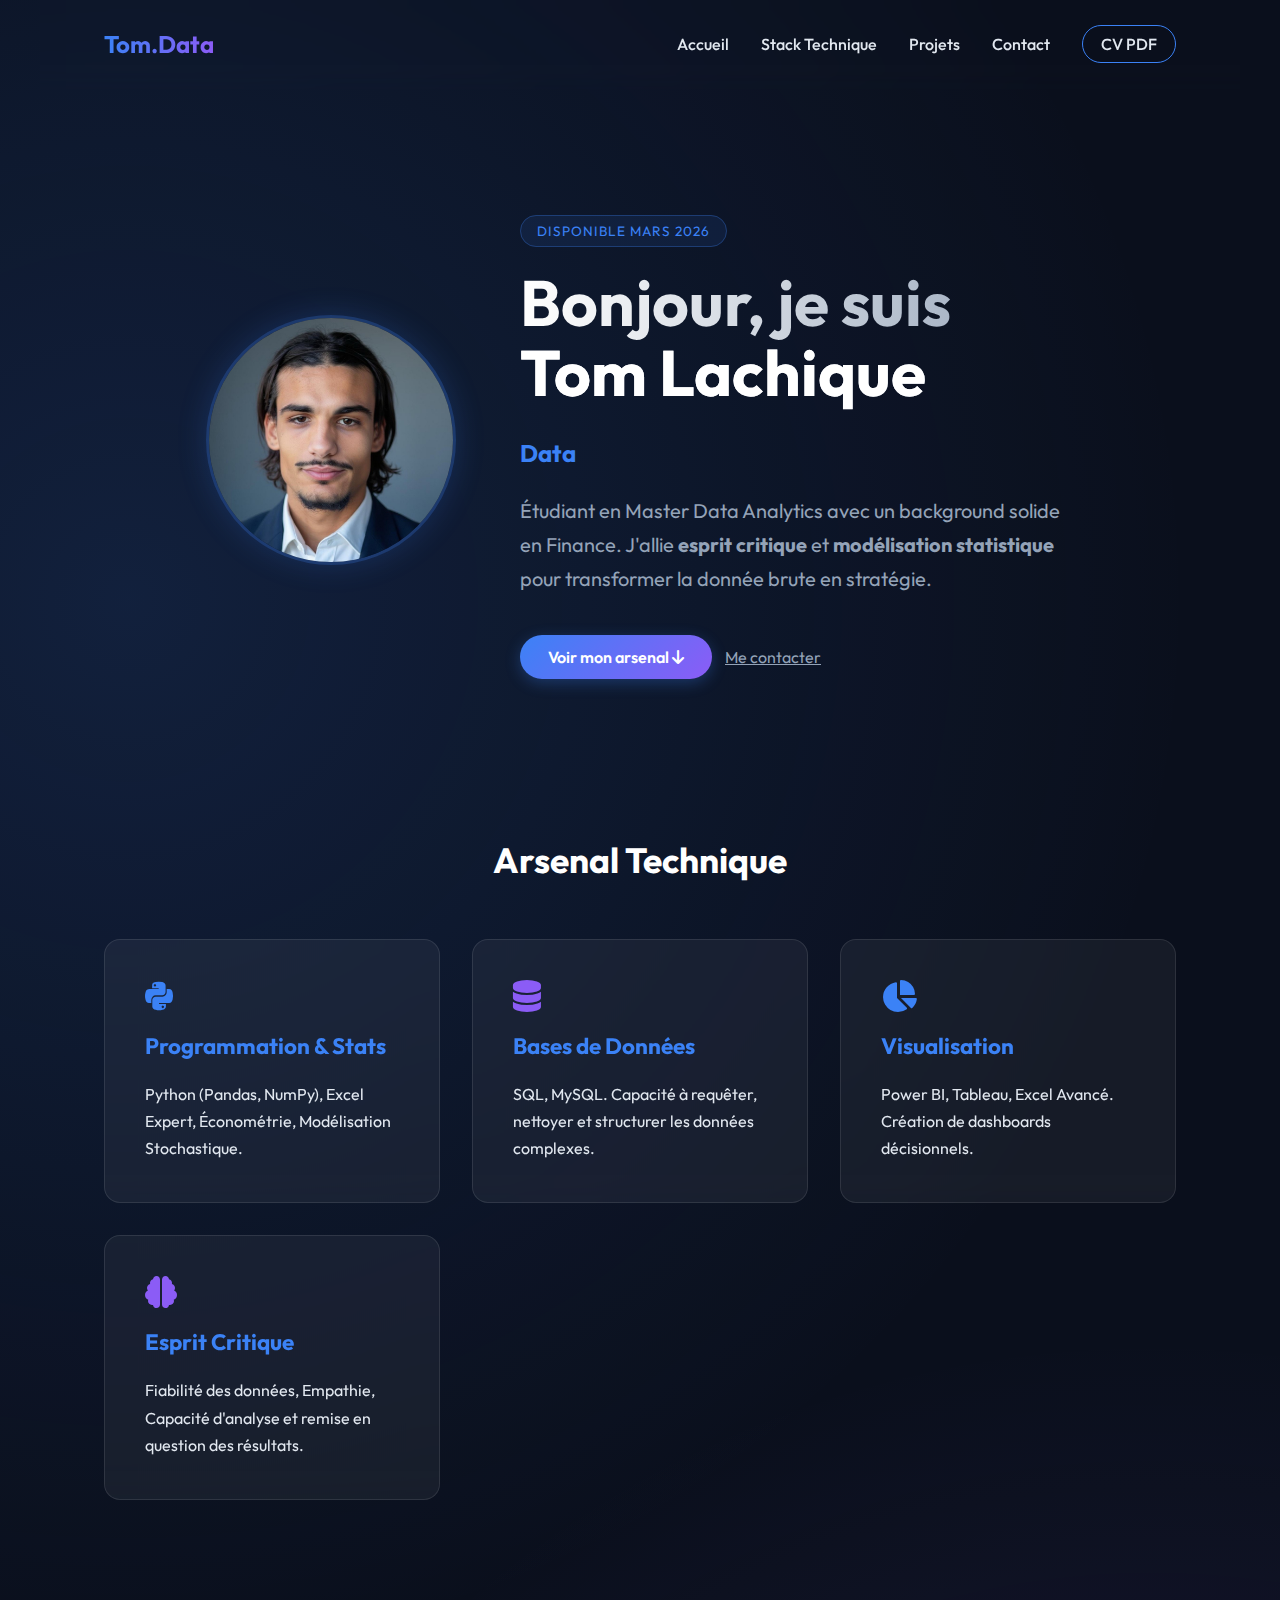
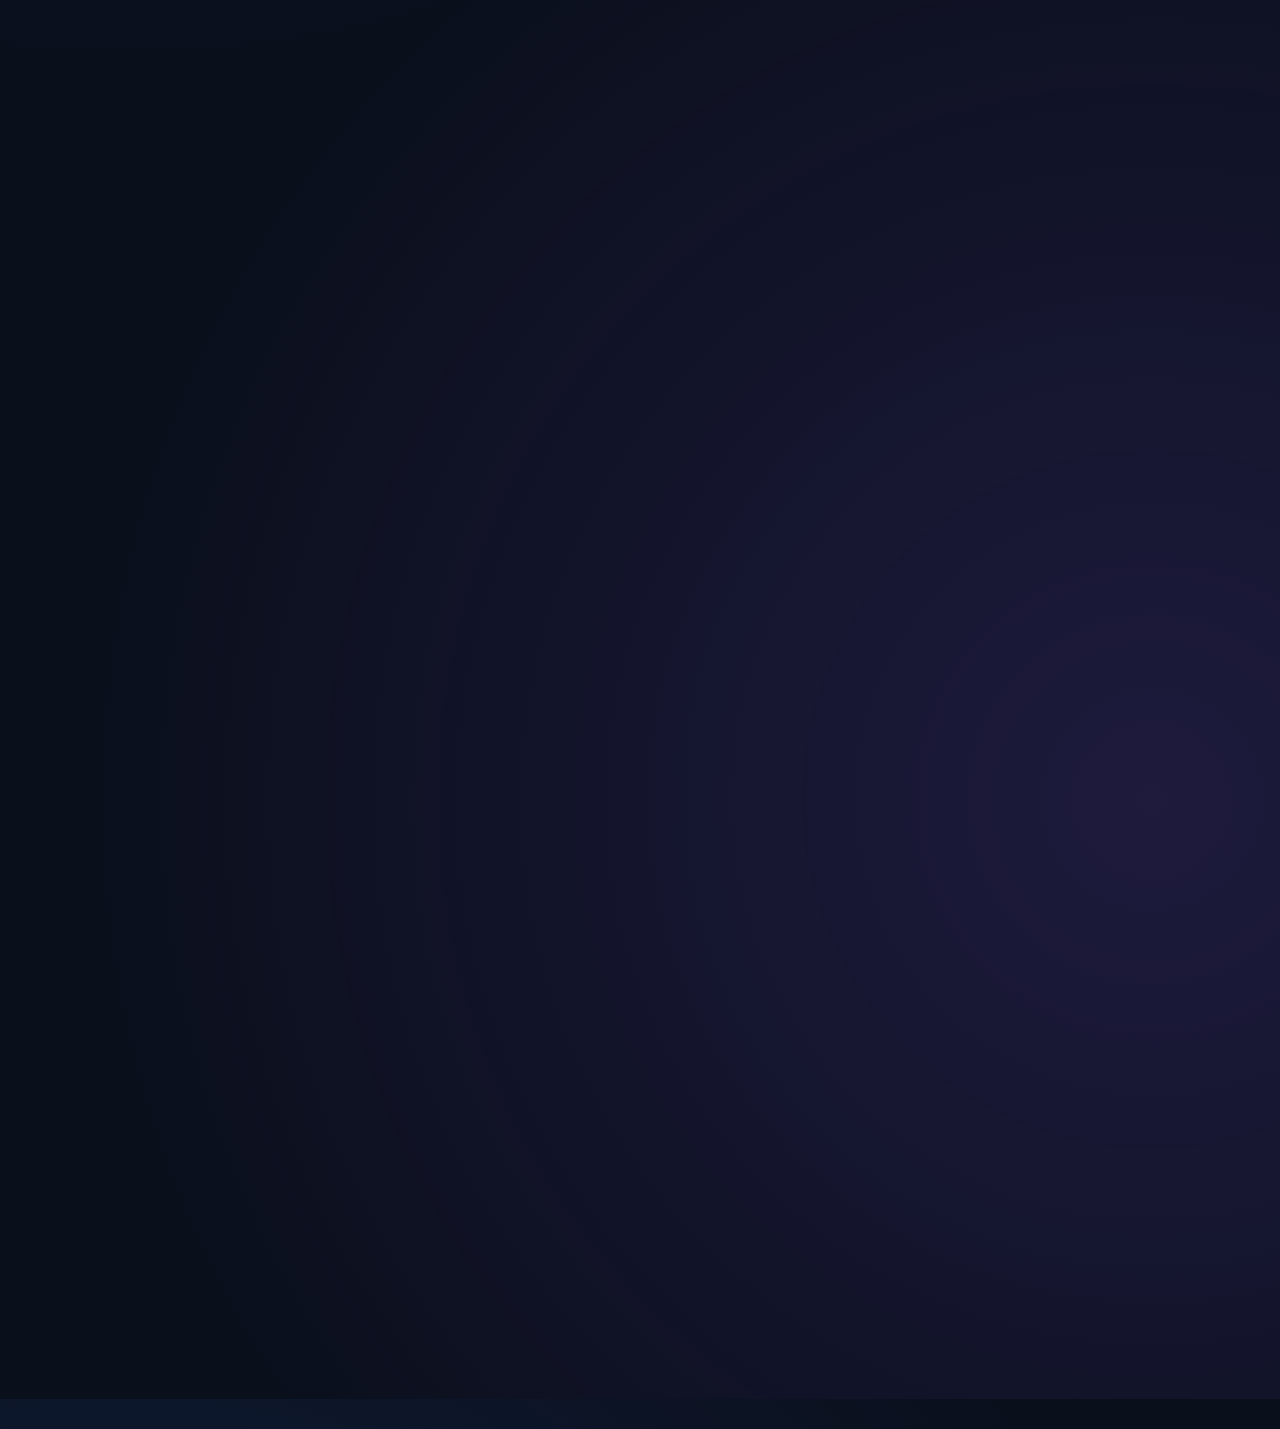
<file: index.html>
<!DOCTYPE html>
<html lang="fr">
<head>
    <meta charset="UTF-8">
    <meta name="viewport" content="width=device-width, initial-scale=1.0">
    <title>Tom Lachique | Portfolio Data Analyst</title>
    
    <link rel="stylesheet" href="style.css">
    <link href="https://fonts.googleapis.com/css2?family=Outfit:wght@300;400;600;700&display=swap" rel="stylesheet">
    
    <link rel="stylesheet" href="https://cdnjs.cloudflare.com/ajax/libs/font-awesome/6.4.0/css/all.min.css">
</head>
<body>

    <nav class="navbar">
        <div class="logo">Tom.Data</div>
        <ul class="nav-links">
            <li><a href="#hero">Accueil</a></li>
            <li><a href="#skills">Stack Technique</a></li>
            <li><a href="#projects">Projets</a></li>
            <li><a href="#contact">Contact</a></li>
            <li><a href="CV_2026-01-27_Tom_Lachique.pdf" class="btn-outline" target="_blank">CV PDF</a></li>
        </ul>
    </nav>

    <header id="hero" class="hero">
        <div class="hero-content">
            <div class="hero-image-container">
                <img src="IMG_3040.jpeg" alt="Photo de Tom Lachique" class="profile-photo">
            </div>

            <div class="hero-text-container">
                <span class="badge">Disponible Mars 2026</span>
                
                <h1>Bonjour, je suis <br><span style="color: white;">Tom Lachique</span></h1>
                
                <h2 id="typing-text" style="color: var(--primary); min-height: 1.5em; margin-bottom: 20px;"></h2>
                
                <p>
                    Étudiant en Master Data Analytics avec un background solide en Finance. 
                    J'allie <strong>esprit critique</strong> et <strong>modélisation statistique</strong> pour transformer la donnée brute en stratégie.
                </p>
                
                <div class="hero-buttons">
                    <a href="#skills" class="btn-primary">Voir mon arsenal <i class="fas fa-arrow-down"></i></a>
                    <a href="#contact" class="btn-secondary" style="margin-left: 10px; color: #94a3b8; text-decoration: underline;">Me contacter</a>
                </div>
            </div>
        </div>
    </header>

    <section id="skills" class="section hidden">
        <h2 class="section-title">Arsenal Technique</h2>
        <div class="skills-grid">
            <div class="skill-card">
                <i class="fab fa-python" style="font-size: 2rem; color: var(--primary); margin-bottom: 15px;"></i>
                <h3>Programmation & Stats</h3>
                <p>Python (Pandas, NumPy), Excel Expert, Économétrie, Modélisation Stochastique.</p>
            </div>
            <div class="skill-card">
                <i class="fas fa-database" style="font-size: 2rem; color: var(--accent); margin-bottom: 15px;"></i>
                <h3>Bases de Données</h3>
                <p>SQL, MySQL. Capacité à requêter, nettoyer et structurer les données complexes.</p>
            </div>
            <div class="skill-card">
                <i class="fas fa-chart-pie" style="font-size: 2rem; color: var(--primary); margin-bottom: 15px;"></i>
                <h3>Visualisation</h3>
                <p>Power BI, Tableau, Excel Avancé. Création de dashboards décisionnels.</p>
            </div>
            <div class="skill-card">
                <i class="fas fa-brain" style="font-size: 2rem; color: var(--accent); margin-bottom: 15px;"></i>
                <h3>Esprit Critique</h3>
                <p>Fiabilité des données, Empathie, Capacité d'analyse et remise en question des résultats.</p>
            </div>
        </div>
    </section>

    <div class="transition-container hidden">
        <a href="#projects" class="btn-circle-scroll" title="Voir les projets">
            <i class="fas fa-chevron-down"></i>
        </a>
    </div>

    <section id="projects" class="section hidden">
        <h2 class="section-title">Projets Réalisés</h2>
        <div class="projects-container">
            <article class="project-preview">
                <div class="project-content">
                    <span class="project-tag">Python • Finance de Marché</span>
                    <h3>Étude Stochastique de Titres</h3>
                    <p>Analyse de la volatilité et modélisation des prix de 5 entreprises (ex: BMW) avec calculs de rendements et indicateurs techniques.</p>
                    <a href="projet-finance.html" class="link-arrow">Voir l'étude de cas <i class="fas fa-arrow-right"></i></a>
                </div>
            </article>
            <article class="project-preview">
                <div class="project-content">
                    <span class="project-tag">Python & Excel • Scoring</span>
                    <h3>Déterminants d'un Prêt Bancaire</h3>
                    <p>Construction d'un modèle prédictif pour évaluer la probabilité d'obtention d'un crédit selon le profil socio-économique.</p>
                    <a href="projet-eco.html" class="link-arrow">Voir l'étude de cas <i class="fas fa-arrow-right"></i></a>
                </div>
            </article>
            <article class="project-preview">
                <div class="project-content">
                    <span class="project-tag">Power BI • Analytics</span>
                    <h3>Dashboarding & KPIs</h3>
                    <p>Visualisation de données et suivi de performance (Projet en cours d'intégration).</p>
                    <span class="link-arrow" style="opacity: 0.5; cursor: default;">Bientôt disponible</span>
                </div>
            </article>
        </div>
    </section>

    <footer id="contact" class="hidden">
        <h2>Prêt à collaborer ?</h2>
        <p>Je suis à la recherche d'un stage de 6 mois à partir de Mars 2026.</p>
        
        <a href="mailto:tom.lachique.135@gmail.com" class="email-link">tom.lachique.135@gmail.com</a>
        <p style="font-size: 1.1rem; margin-bottom: 2rem;">06 63 37 34 70</p>
        
        <div class="footer-links" style="display: flex; justify-content: center; gap: 20px;">
            <a href="https://linkedin.com/in/tom-lachique-9b969427b" target="_blank"><i class="fab fa-linkedin fa-2x"></i></a>
            <a href="https://github.com/tomlachique-beep" target="_blank"><i class="fab fa-github fa-2x"></i></a>
        </div>
        
        <p class="copyright">© 2026 Tom Lachique • Codé avec passion.</p>
    </footer>

    <script src="script.js"></script>

</body>

</html>
</file>
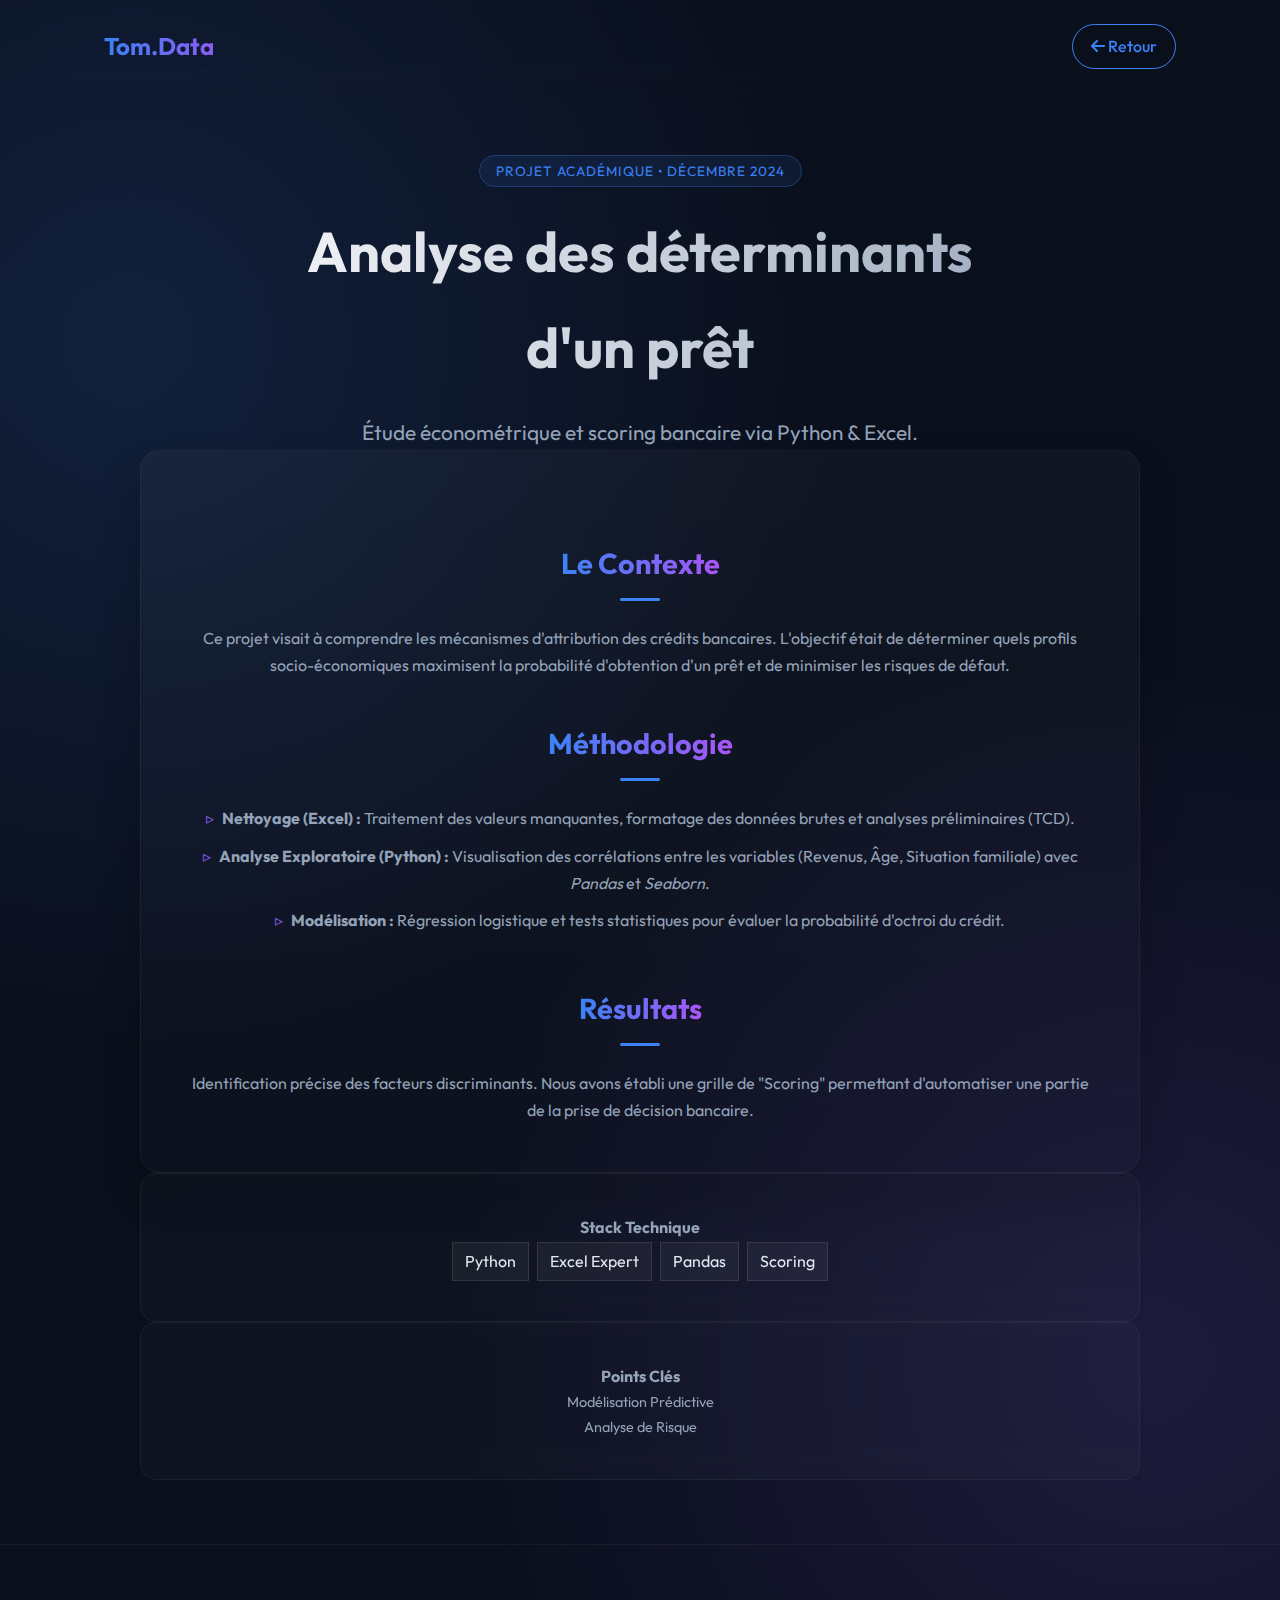
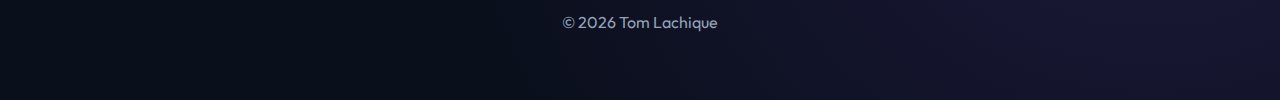
<file: projet-eco.html>
<!DOCTYPE html>
<html lang="fr">
<head>
    <meta charset="UTF-8">
    <meta name="viewport" content="width=device-width, initial-scale=1.0">
    <title>Analyse Prêt Bancaire - Projet Data</title>
    <link rel="stylesheet" href="style.css">
    <link href="https://fonts.googleapis.com/css2?family=Outfit:wght@300;400;600;700&display=swap" rel="stylesheet">
    <link rel="stylesheet" href="https://cdnjs.cloudflare.com/ajax/libs/font-awesome/6.4.0/css/all.min.css">
</head>
<body>

    <nav class="navbar">
        <div class="logo"><a href="index.html" style="color:inherit;">Tom.Data</a></div>
        <a href="index.html" class="btn-outline"><i class="fas fa-arrow-left"></i> Retour</a>
    </nav>

    <main class="project-detail-container">
        
        <header class="project-header">
            <span class="badge">Projet Académique • Décembre 2024</span>
            <h1 style="font-size: 3.5rem; margin: 20px 0;">Analyse des déterminants <br>d'un prêt</h1>
            <p style="color: var(--text-muted); font-size: 1.3rem; max-width: 600px; margin: 0 auto;">
                Étude économétrique et scoring bancaire via Python & Excel.
            </p>
        </header>

        <div class="content-grid">
            
            <div class="main-content">
                <h3>Le Contexte</h3>
                <p>Ce projet visait à comprendre les mécanismes d'attribution des crédits bancaires. L'objectif était de déterminer quels profils socio-économiques maximisent la probabilité d'obtention d'un prêt et de minimiser les risques de défaut.</p>

                <h3>Méthodologie</h3>
                <ul>
                    <li><strong>Nettoyage (Excel) :</strong> Traitement des valeurs manquantes, formatage des données brutes et analyses préliminaires (TCD).</li>
                    <li><strong>Analyse Exploratoire (Python) :</strong> Visualisation des corrélations entre les variables (Revenus, Âge, Situation familiale) avec <em>Pandas</em> et <em>Seaborn</em>.</li>
                    <li><strong>Modélisation :</strong> Régression logistique et tests statistiques pour évaluer la probabilité d'octroi du crédit.</li>
                </ul>

                <h3>Résultats</h3>
                <p>Identification précise des facteurs discriminants. Nous avons établi une grille de "Scoring" permettant d'automatiser une partie de la prise de décision bancaire.</p>
                
                </div>

            <aside class="sidebar">
                <div class="info-box">
                    <h4>Stack Technique</h4>
                    <div class="tags-cloud">
                        <span>Python</span><span>Excel Expert</span><span>Pandas</span><span>Scoring</span>
                    </div>
                </div>
                
                <div class="info-box">
                    <h4>Points Clés</h4>
                    <ul style="font-size: 0.9rem; text-align: center;">
                        <li>Modélisation Prédictive</li>
                        <li>Analyse de Risque</li>
                    </ul>
                </div>
            </aside>

        </div>

    </main>

    <footer style="margin-top: 4rem;">
        <p>© 2026 Tom Lachique</p>
    </footer>

</body>
</html>
</file>
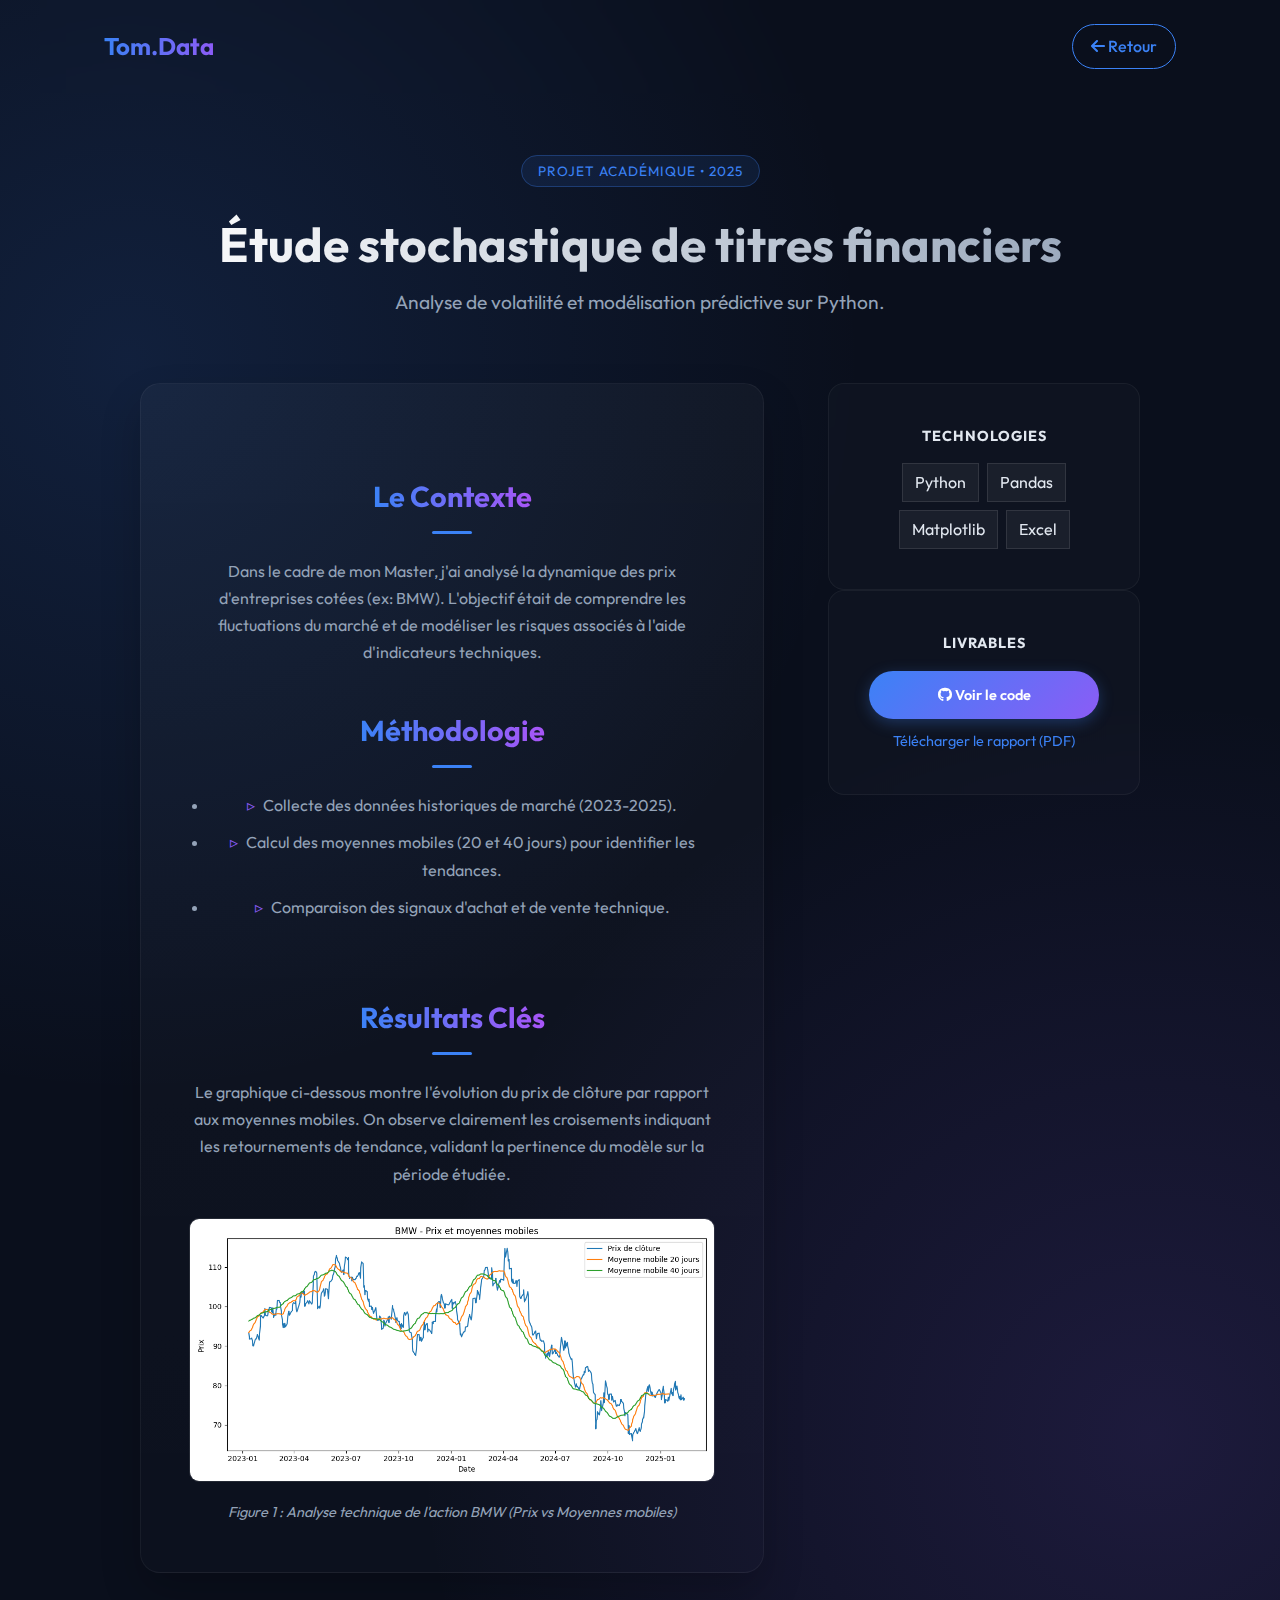
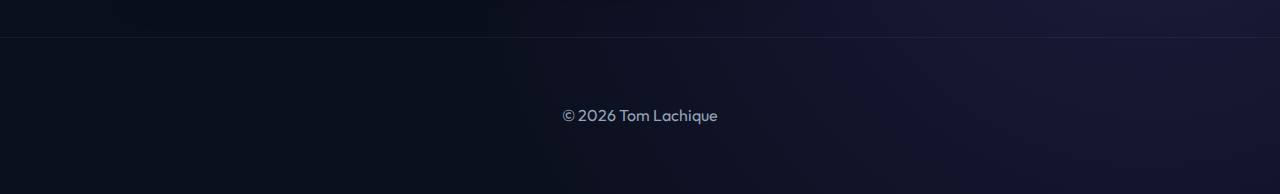
<file: projet-finance.html>
<!DOCTYPE html>
<html lang="fr">
<head>
    <meta charset="UTF-8">
    <meta name="viewport" content="width=device-width, initial-scale=1.0">
    <title>Étude Stochastique - Projet Data</title>
    <link rel="stylesheet" href="style.css">
    <link href="https://fonts.googleapis.com/css2?family=Outfit:wght@300;400;600;700&display=swap" rel="stylesheet">
    <link rel="stylesheet" href="https://cdnjs.cloudflare.com/ajax/libs/font-awesome/6.4.0/css/all.min.css">
</head>
<body>

    <nav class="navbar">
        <div class="logo"><a href="index.html" style="color:inherit;">Tom.Data</a></div>
        <a href="index.html" class="btn-outline"><i class="fas fa-arrow-left"></i> Retour</a>
    </nav>

    <main class="project-detail-container">
        
        <header class="project-header" style="text-align: center; margin-bottom: 4rem;">
            <span class="badge">Projet Académique • 2025</span>
            <h1 style="margin-top: 20px;">Étude stochastique de titres financiers</h1>
            <p style="color: var(--text-muted); font-size: 1.2rem;">Analyse de volatilité et modélisation prédictive sur Python.</p>
        </header>

        <div class="content-grid" style="display: grid; grid-template-columns: 2fr 1fr; gap: 4rem;">
            <div class="main-content">
                <h3>Le Contexte</h3>
                <p>Dans le cadre de mon Master, j'ai analysé la dynamique des prix d'entreprises cotées (ex: BMW). L'objectif était de comprendre les fluctuations du marché et de modéliser les risques associés à l'aide d'indicateurs techniques.</p>

                <h3>Méthodologie</h3>
                <ul style="list-style: disc; padding-left: 20px; color: var(--text-muted); margin-bottom: 2rem;">
                    <li>Collecte des données historiques de marché (2023-2025).</li>
                    <li>Calcul des moyennes mobiles (20 et 40 jours) pour identifier les tendances.</li>
                    <li>Comparaison des signaux d'achat et de vente technique.</li>
                </ul>

                <h3>Résultats Clés</h3>
                <p>Le graphique ci-dessous montre l'évolution du prix de clôture par rapport aux moyennes mobiles. On observe clairement les croisements indiquant les retournements de tendance, validant la pertinence du modèle sur la période étudiée.</p>
                
                <div class="project-image-container" style="margin-top: 30px;">
                    <img src="Figure_1.png" alt="Graphique analyse technique BMW" style="width: 100%; border-radius: 10px; border: 1px solid rgba(255,255,255,0.1);">
                    <p style="text-align: center; color: var(--text-muted); font-size: 0.9rem; margin-top: 10px; font-style: italic;">
                        Figure 1 : Analyse technique de l'action BMW (Prix vs Moyennes mobiles)
                    </p>
                </div>
            </div>

            <aside class="sidebar">
                <div class="info-box">
                    <h4 style="color: var(--text-main); margin-bottom: 15px; text-transform: uppercase; letter-spacing: 1px; font-size: 0.9rem;">Technologies</h4>
                    <div class="tags-cloud">
                        <span>Python</span>
                        <span>Pandas</span>
                        <span>Matplotlib</span>
                        <span>Excel</span>
                    </div>
                </div>
                
                <div class="info-box">
                    <h4 style="color: var(--text-main); margin-bottom: 15px; text-transform: uppercase; letter-spacing: 1px; font-size: 0.9rem;">Livrables</h4>
                    <a href="https://github.com/tomlachique-beep/finance-marche-indicateurs-techniques" class="btn-primary" style="display: block; text-align: center; margin-bottom: 10px; font-size: 0.9rem;" target="_blank">
                        <i class="fab fa-github"></i> Voir le code
                    </a>
                    <a href="#" style="display: block; text-align: center; color: var(--primary); font-size: 0.9rem;">Télécharger le rapport (PDF)</a>
                </div>
            </aside>
        </div>

    </main>

    <footer style="margin-top: 4rem;">
        <p>© 2026 Tom Lachique</p>
    </footer>

</body>
</html>
</file>
<file: style.css>
/* --- style.css --- */
:root {
    --bg-dark: #0a0f1c;       /* Fond très sombre (bleu nuit) */
    --card-bg: rgba(255, 255, 255, 0.05); /* Effet verre */
    --primary: #3b82f6;       /* Bleu Data */
    --accent: #8b5cf6;        /* Violet Tech */
    --text-main: #e2e8f0;
    --text-muted: #94a3b8;
    --glow: 0 0 20px rgba(59, 130, 246, 0.5);
}

* { margin: 0; padding: 0; box-sizing: border-box; font-family: 'Outfit', sans-serif; scroll-behavior: smooth; }

body {
    background-color: var(--bg-dark);
    color: var(--text-main);
    line-height: 1.7;
    /* Petit effet de fond subtil */
    background-image: radial-gradient(circle at 10% 20%, rgba(59, 130, 246, 0.15) 0%, transparent 40%),
                      radial-gradient(circle at 90% 80%, rgba(139, 92, 246, 0.15) 0%, transparent 40%);
    min-height: 100vh;
}

a { text-decoration: none; transition: 0.3s ease; }
ul { list-style: none; }

/* Navigation */
.navbar {
    display: flex; justify-content: space-between; align-items: center;
    padding: 1.5rem 5%; max-width: 1200px; margin: 0 auto;
    backdrop-filter: blur(10px); /* Flou derrière le menu */
    position: sticky; top: 0; z-index: 100;
}
.logo { font-weight: 700; font-size: 1.5rem; background: linear-gradient(to right, var(--primary), var(--accent)); -webkit-background-clip: text; color: transparent; }
.nav-links { display: flex; gap: 2rem; }
.nav-links a { color: var(--text-main); font-weight: 500; position: relative; }
.nav-links a::after {
    content: ''; position: absolute; width: 0; height: 2px; bottom: -5px; left: 0;
    background: var(--primary); transition: 0.3s;
}
.nav-links a:hover::after { width: 100%; }

/* Boutons "Tech" */
.btn-primary {
    background: linear-gradient(135deg, var(--primary), var(--accent));
    color: white; padding: 12px 28px; border-radius: 50px; font-weight: 600;
    box-shadow: 0 4px 15px rgba(59, 130, 246, 0.3);
    border: none; cursor: pointer;
}
.btn-primary:hover { transform: translateY(-3px); box-shadow: 0 6px 20px rgba(139, 92, 246, 0.5); }

.btn-outline {
    background: transparent; border: 1px solid var(--primary); color: var(--primary);
    padding: 8px 18px; border-radius: 50px; font-weight: 500;
}
.btn-outline:hover { background: rgba(59, 130, 246, 0.1); color: white; border-color: var(--accent); }

/* Hero Section */
.hero { text-align: center; padding: 8rem 1rem 5rem; max-width: 900px; margin: 0 auto; }
.badge {
    background: rgba(59, 130, 246, 0.1); color: var(--primary); border: 1px solid rgba(59, 130, 246, 0.3);
    padding: 6px 16px; border-radius: 20px; font-size: 0.85rem; letter-spacing: 1px; text-transform: uppercase;
}
.hero h1 {
    font-size: 4rem; margin: 1.5rem 0; line-height: 1.1; font-weight: 700;
    background: linear-gradient(to right, #fff, #94a3b8); -webkit-background-clip: text; color: transparent;
}
.hero p { font-size: 1.25rem; color: var(--text-muted); margin-bottom: 3rem; max-width: 600px; margin-left: auto; margin-right: auto; }

/* Animations Scroll (Classe ajoutée par JS) */
.hidden { opacity: 0; transform: translateY(30px); transition: all 0.8s ease-out; }
.show { opacity: 1; transform: translateY(0); }

/* Cartes (Glassmorphism) */
.section { padding: 5rem 5%; max-width: 1200px; margin: 0 auto; }
.section-title { font-size: 2.2rem; margin-bottom: 3rem; text-align: center; color: white; }

.skills-grid, .projects-container { display: grid; gap: 2rem; }
.skills-grid { grid-template-columns: repeat(auto-fit, minmax(250px, 1fr)); }
.projects-container { grid-template-columns: repeat(auto-fit, minmax(350px, 1fr)); }

.skill-card, .project-preview, .info-box {
    background: var(--card-bg);
    border: 1px solid rgba(255, 255, 255, 0.1);
    backdrop-filter: blur(12px);
    padding: 2.5rem; border-radius: 16px;
    transition: 0.4s ease;
}

.skill-card:hover, .project-preview:hover {
    border-color: var(--primary);
    transform: translateY(-10px);
    box-shadow: 0 10px 30px rgba(0,0,0,0.2);
    background: rgba(255, 255, 255, 0.08);
}

.skill-card h3 { color: var(--primary); margin-bottom: 1rem; font-size: 1.4rem; }
.project-tag { color: var(--accent); font-size: 0.85rem; font-weight: 700; letter-spacing: 1px; text-transform: uppercase; }
.project-content h3 { font-size: 1.6rem; margin: 10px 0; color: white; }
.link-arrow { display: inline-block; margin-top: 20px; color: var(--primary); font-weight: 600; }
.link-arrow:hover { margin-left: 5px; color: var(--accent); }

/* Pages Détails (Fixes couleurs) */
.main-content h3 { color: var(--primary); font-size: 1.8rem; margin-top: 2rem; }
.main-content, .sidebar { color: var(--text-muted); }
.project-detail-container h1 { font-size: 3rem; background: linear-gradient(to right, #fff, #94a3b8); -webkit-background-clip: text; color: transparent; }
.tags-cloud span { background: rgba(255,255,255,0.05); color: var(--text-main); border: 1px solid rgba(255,255,255,0.1); padding: 5px 12px; }

/* Images */
.project-image-container img { border: 1px solid rgba(255,255,255,0.1); }

/* Footer */
footer { text-align: center; padding: 4rem 1rem; border-top: 1px solid rgba(255,255,255,0.05); color: var(--text-muted); }
.email-link { font-size: 1.8rem; color: white; font-weight: 700; display: block; margin: 1.5rem 0; transition: 0.3s; }
.email-link:hover { color: var(--primary); text-shadow: 0 0 15px rgba(59,130,246,0.6); }

@media (max-width: 768px) {
    .hero h1 { font-size: 2.5rem; }
    .nav-links { display: none; }
}
/* --- Ajouts pour les pages Projets "Design Centré" --- */

/* Conteneur principal plus "focus" */
.project-detail-container {
    max-width: 1000px;
    margin: 4rem auto;
    text-align: center; /* On centre tout le texte par défaut */
}

/* Le contenu principal devient une grande carte en verre */
.main-content {
    background: linear-gradient(180deg, rgba(255,255,255,0.03) 0%, rgba(255,255,255,0.01) 100%);
    border: 1px solid rgba(255,255,255,0.05);
    border-radius: 20px;
    padding: 3rem;
    box-shadow: 0 20px 40px rgba(0,0,0,0.2);
}

/* Titres avec dégradé subtil */
.main-content h3 {
    font-size: 1.8rem;
    margin-top: 2.5rem;
    margin-bottom: 1.5rem;
    display: inline-block;
    background: linear-gradient(to right, var(--primary), #a855f7);
    -webkit-background-clip: text;
    color: transparent;
    position: relative;
}

/* Petite ligne sous les titres pour le style */
.main-content h3::after {
    content: '';
    display: block;
    width: 40px;
    height: 3px;
    background: var(--primary);
    margin: 10px auto 0; /* Centré */
    border-radius: 2px;
}

/* Listes à puces centrées et sans les points moches */
.main-content ul {
    list-style: none;
    padding: 0;
}
.main-content ul li {
    margin-bottom: 10px;
    color: var(--text-muted);
}
/* On ajoute une petite icône stylée avant chaque puce */
.main-content ul li::before {
    content: '▹';
    color: var(--accent);
    margin-right: 8px;
}

/* Sidebar (Colonne de droite) centrée */
.sidebar .info-box {
    text-align: center;
    background: rgba(255,255,255,0.02);
    border: 1px solid rgba(255,255,255,0.05);
}

/* Centrer les tags */
.tags-cloud {
    justify-content: center;
    display: flex;
    flex-wrap: wrap;
    gap: 8px;
}
/* --- Bouton de transition "Tech Circle" --- */

.transition-container {
    text-align: center;
    padding: 2rem 0;
    position: relative;
    z-index: 10;
}

.btn-circle-scroll {
    display: inline-flex;
    justify-content: center;
    align-items: center;
    width: 60px;
    height: 60px;
    border-radius: 50%;
    
    /* Design "Verre" sombre */
    background: rgba(255, 255, 255, 0.03);
    border: 1px solid rgba(255, 255, 255, 0.1);
    backdrop-filter: blur(5px);
    
    color: var(--primary); /* Flèche bleue */
    font-size: 1.5rem;
    transition: all 0.4s cubic-bezier(0.175, 0.885, 0.32, 1.275); /* Effet rebond */
    cursor: pointer;
}

/* Effet au survol : Devient plein et lumineux */
.btn-circle-scroll:hover {
    background: var(--primary);
    border-color: var(--primary);
    color: white;
    box-shadow: 0 0 25px rgba(59, 130, 246, 0.6); /* Gros halo lumineux */
    transform: scale(1.1) translateY(5px);
}

/* Petite animation pour dire "clique-moi" */
.btn-circle-scroll i {
    animation: floatingArrow 2s infinite ease-in-out;
}

@keyframes floatingArrow {
    0%, 100% { transform: translateY(-2px); }
    50% { transform: translateY(3px); }
}
/* --- Ajouts pour la photo de profil dans le Hero --- */

/* On réorganise le Hero pour mettre l'image et le texte côte à côte */
.hero-content {
    display: flex;
    align-items: center;
    justify-content: center;
    gap: 4rem; /* Espace entre la photo et le texte */
    text-align: left; /* Le texte est aligné à gauche maintenant */
}

.hero-text-container {
    max-width: 600px;
}

/* Style de la photo */
.profile-photo {
    width: 250px;
    height: 250px;
    object-fit: cover; /* Recadre l'image pour qu'elle remplisse bien le cercle */
    border-radius: 50%; /* Rend l'image ronde */
    border: 3px solid rgba(59, 130, 246, 0.3); /* Bordure bleue subtile */
    box-shadow: 0 0 30px rgba(59, 130, 246, 0.2); /* Léger halo lumineux */
}

/* Adaptation pour mobile */
@media (max-width: 900px) {
    .hero-content {
        flex-direction: column; /* Sur mobile, on empile : photo au-dessus, texte en dessous */
        text-align: center;
        gap: 2rem;
    }
    
    .profile-photo {
        width: 180px; /* Photo plus petite sur mobile */
        height: 180px;
    }
}
</file>
